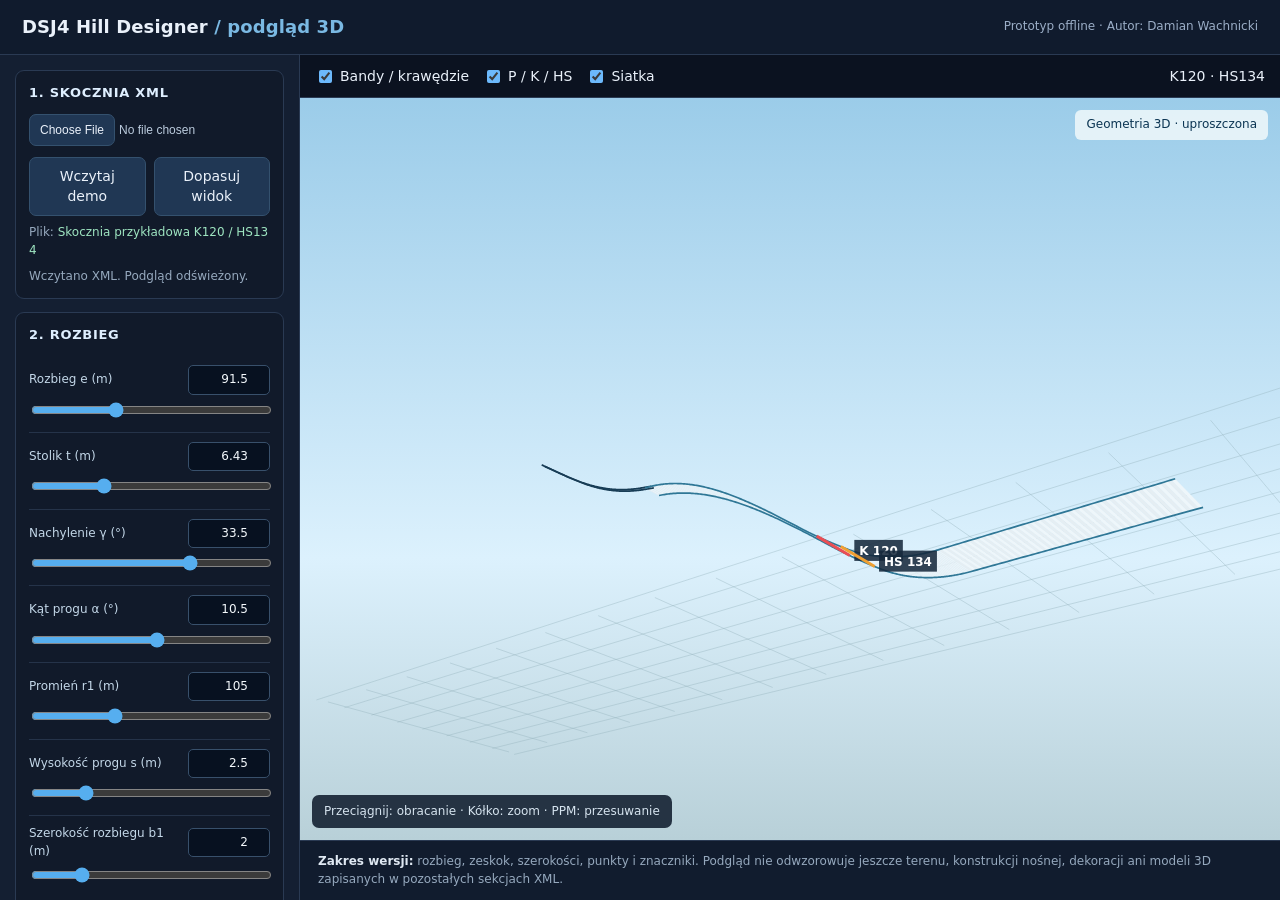
<file: preview3d.html>
<!DOCTYPE html>
<html lang="pl"><head><meta charset="utf-8"/><meta name="viewport" content="width=device-width,initial-scale=1"/>
<title>DSJ4 – podgląd 3D | Damian Wachnicki</title>
<style>
:root{color-scheme:dark;--bg:#0b1220;--panel:#141f32;--border:#2a3a53;--text:#eaf1fa;--muted:#96a9be;--accent:#70bbff}
*{box-sizing:border-box}body{margin:0;background:var(--bg);color:var(--text);font:14px/1.45 system-ui,-apple-system,Segoe UI,sans-serif}
header{padding:14px 22px;display:flex;align-items:center;flex-wrap:wrap;gap:10px;border-bottom:1px solid var(--border);background:#101b2d}
header h1{font-size:18px;margin:0;letter-spacing:.1px}header .meta{font-size:12px;color:#9baec7;margin-left:auto}
.layout{display:grid;grid-template-columns:300px minmax(0,1fr);min-height:calc(100vh - 55px)}
aside{padding:15px;background:var(--panel);border-right:1px solid var(--border);max-height:calc(100vh - 55px);overflow:auto}
.section{border:1px solid var(--border);border-radius:9px;padding:13px;margin-bottom:13px;background:#111a2a}
h2{font-size:13px;font-weight:700;color:#dfefff;margin:0 0 11px;text-transform:uppercase;letter-spacing:.055em}
button,input[type=file]::file-selector-button{border:1px solid #34516e;background:#203754;color:#eaf1fa;border-radius:7px;padding:8px 10px;font:inherit;cursor:pointer}
button:hover,input[type=file]::file-selector-button:hover{background:#305176}
button.primary{background:#176ba3;border-color:#267db9}button.primary:hover{background:#2587c7}
.btnrow{display:flex;gap:8px;flex-wrap:wrap}.btnrow button{flex:1}
input[type=file]{width:100%;font-size:12px;color:#bbcbdd;margin-bottom:11px}
input[type=range]{width:100%;accent-color:#56aeef}
.number{width:82px;max-width:40%;background:#071120;color:#f4f9fc;border:1px solid #38506b;border-radius:5px;padding:5px 6px;text-align:right;font:inherit}
.control{border-top:1px solid #253349;padding:9px 0}.control:first-child{border-top:0}.control label{display:flex;align-items:center;justify-content:space-between;gap:10px;margin-bottom:5px;font-size:12px;color:#c3d7e8}
.status{font-size:12px;line-height:1.55;color:var(--muted);margin-top:7px}#fileLabel{word-break:break-all;color:#9ee5c1}
main{min-width:0;display:flex;flex-direction:column;position:relative}
.canvas-bar{padding:11px 15px;display:flex;align-items:center;gap:14px;flex-wrap:wrap;border-bottom:1px solid var(--border)}
.canvas-bar label{display:inline-flex;align-items:center;gap:5px;cursor:pointer}.canvas-bar input{accent-color:#6cb9fc}.canvas-bar .right{margin-left:auto}
.canvas-wrap{flex:1;min-height:410px;position:relative;overflow:hidden;background:linear-gradient(#a7d6f3 0%,#d9edf8 61%,#c4d0d5 100%)}
#scene{width:100%;height:100%;display:block;touch-action:none;cursor:grab}#scene:active{cursor:grabbing}
.hint{position:absolute;bottom:12px;left:12px;background:#0d1a2bdc;color:#d6e4ef;padding:8px 12px;border-radius:7px;font-size:12px;pointer-events:none}
.corner{position:absolute;top:12px;right:12px;color:#0b3553;background:#eff9fbdc;padding:6px 11px;border-radius:6px;font-size:12px;pointer-events:none}
.bottom{padding:12px 18px;background:#111c2e;border-top:1px solid var(--border);font-size:12px;color:var(--muted)}
.bottom strong{color:#dfe8f2}
@media(max-width:800px){.layout{display:flex;flex-direction:column}aside{max-height:none;overflow:visible;order:2}main{order:1}.canvas-wrap{height:58vh;min-height:360px}.meta{margin-left:0!important}}
</style></head><body>
<header><h1>DSJ4 Hill Designer <span style="color:#7ab9e3">/ podgląd 3D</span></h1><span class="meta">Prototyp offline · Autor: Damian Wachnicki</span></header>
<div class="layout"><aside>
<div class="section"><h2>1. Skocznia XML</h2><input id="file" type="file" accept=".xml,text/xml,application/xml"><div class="btnrow"><button id="demo" type="button">Wczytaj demo</button><button id="resetView" type="button">Dopasuj widok</button></div><div class="status">Plik: <span id="fileLabel">Skocznia przykładowa K120 / HS134</span></div><div id="message" class="status" role="status">Model gotowy.</div></div>
<div class="section"><h2>2. Rozbieg</h2><div id="inrunControls"></div></div>
<div class="section"><h2>3. Zeskok i szerokości</h2><div id="landingControls"></div></div>
<div class="section"><h2>4. Plik</h2><div class="btnrow"><button id="saveXml" class="primary" type="button">Pobierz XML</button><button id="savePng" type="button">Zapisz PNG</button></div><div class="status">Zmiany parametrów aktualizują XML. Pozostałe elementy pliku zostają zachowane.</div></div>
</aside><main>
<div class="canvas-bar"><label><input id="showLines" type="checkbox" checked> Bandy / krawędzie</label><label><input id="showMarkers" type="checkbox" checked> P / K / HS</label><label><input id="showGrid" type="checkbox" checked> Siatka</label><div class="right" id="dimensions">K120 · HS134</div></div>
<div class="canvas-wrap"><canvas id="scene"></canvas><div class="corner">Geometria 3D · uproszczona</div><div class="hint">Przeciągnij: obracanie · Kółko: zoom · PPM: przesuwanie</div></div>
<div class="bottom"><strong>Zakres wersji:</strong> rozbieg, zeskok, szerokości, punkty i znaczniki. Podgląd nie odwzorowuje jeszcze terenu, konstrukcji nośnej, dekoracji ani modeli 3D zapisanych w pozostałych sekcjach XML.</div>
</main></div>
<script>
'use strict';
const DEMO = `<hill version="DSJ4-1.10.0"><inrun><profile e="91.5" es="15" t="6.43" gamma="33.5" alpha="10.5" r1="105" s="2.5" b1="2" z0="0" l="6.5" f="3"/></inrun><dhill><profile alpha="6.28" h="62.93" n="107.41" l1="16.04" l2="13.38" a="87.5" beta-p="37.7" beta="34.7" beta-l="32.2" rl="306.15" r2="73.22" b0="9.5" bk="23.37" ba="25" hr="10" nr="60" ar="10" k="120" hs="134"/></dhill></hill>`;
const $ = id => document.getElementById(id);
const canvas=$('scene'),ctx=canvas.getContext('2d');
let xmlDoc,xmlSource='',ir={},dh={},geo=null,currentName='Skocznia przykladowa',drag=null;
const cam={yaw:-0.65,pitch:0.50,distance:480,panX:0,panY:0,targetX:45,targetY:-35,base:1};
const CONTROL_GROUPS={inrun:[['e','Rozbieg e (m)',25,220,.5],['t','Stolik t (m)',1,20,.05],['gamma','Nachylenie γ (°)',10,45,.1],['alpha','Kąt progu α (°)',0,20,.1],['r1','Promień r1 (m)',5,300,.5],['s','Wysokość progu s (m)',0,12,.05],['b1','Szerokość rozbiegu b1 (m)',.6,8,.1]],landing:[['n','K – odległość n (m)',20,350,.5],['h','K – spadek h (m)',5,220,.5],['beta-p','βP (°)',5,50,.1],['beta','βK (°)',5,50,.1],['beta-l','βL (°)',0,45,.1],['r2','Promień r2 (m)',5,300,.5],['a','Długość wybiegu a (m)',5,200,.5],['b0','Szerokość góry b0 (m)',2,30,.5],['bk','Szerokość K bk (m)',5,45,.5],['ba','Szerokość dołu ba (m)',5,50,.5]]};
function deg(x){return Number(x)*Math.PI/180}function num(o,k,d=0){const n=Number(o[k]);return o[k]!==undefined && o[k]!=='' && Number.isFinite(n)?n:d}
function attributes(el){const out={};for(const attr of el.attributes)out[attr.name]=attr.value;return out;}
function line(a,b,n=30){return Array.from({length:n+1},(_,i)=>{let t=i/n;return {x:a.x+(b.x-a.x)*t,y:a.y+(b.y-a.y)*t};});}
function hermite(x0,y0,m0,x1,y1,m1,n=100){if(Math.abs(x1-x0)<1e-9)return line({x:x0,y:y0},{x:x1,y:y1},n);return Array.from({length:n+1},(_,i)=>{const t=i/n,dx=x1-x0;return {x:x0+t*dx,y:(2*t**3-3*t*t+1)*y0+(t**3-2*t*t+t)*dx*m0+(-2*t**3+3*t*t)*y1+(t**3-t*t)*dx*m1};});}
function arc(p0,len,a0,a1,n=65){if(len<=0)return [p0];const pts=[{...p0}];let x=p0.x,y=p0.y;for(let i=1;i<=n;i++){const a=a0+(a1-a0)*(i-.5)/n;x+=Math.cos(a)*len/n;y-=Math.sin(a)*len/n;pts.push({x,y});}return pts;}
function cubicArcLength(d,C){if(!(d>0))return 0;let v=0,N=400,h=d/N;for(let i=0;i<=N;i++){const x=i*h;v+=(i===0||i===N?1:i%2===0?2:4)*Math.sqrt(1+(3*C*x*x)**2);}return v*h/3;}
function inrunGeometry(){const alpha=deg(num(ir,'alpha',10)),gamma=deg(num(ir,'gamma',32)),t=num(ir,'t',5),r1=num(ir,'r1',80),e=num(ir,'e',80);
 const T={x:0,y:0},E2={x:-t*Math.cos(alpha),y:t*Math.sin(alpha)},delta=Math.max(0,gamma-alpha);let E1={...E2},tr=[E2],length=0;
 if(r1>0&&delta>1e-8){const d=2*r1*Math.sin(delta)*Math.cos(delta)**2,C=Math.tan(delta)/(3*d*d),f=C*d*d*d;length=cubicArcLength(d,C);E1={x:E2.x-d*Math.cos(gamma)-f*Math.sin(gamma),y:E2.y+d*Math.sin(gamma)-f*Math.cos(gamma)};tr=Array.from({length:121},(_,i)=>{const xi=d*i/120,eta=C*xi**3;return {x:E1.x+xi*Math.cos(gamma)+eta*Math.sin(gamma),y:E1.y-xi*Math.sin(gamma)+eta*Math.cos(gamma)};});}
 const straight=Math.max(0,e-t-length),A={x:E1.x-straight*Math.cos(gamma),y:E1.y+straight*Math.sin(gamma)};
 return [...line(A,E1,50),...tr.slice(1),...line(E2,T,30).slice(1)];}
function deriveP(K,l1,bp,bk){const d=bp-bk;if(!l1)return {...K};if(Math.abs(d)<1e-9)return {x:K.x-l1*Math.cos(bk),y:K.y+l1*Math.sin(bk)};const R=l1/d;return {x:K.x-R*(Math.sin(bp)-Math.sin(bk)),y:K.y-R*(Math.cos(bp)-Math.cos(bk))};}
function deriveL(K,l2,bk,bl){const d=bk-bl;if(!l2)return {...K};if(Math.abs(d)<1e-9)return {x:K.x+l2*Math.cos(bk),y:K.y-l2*Math.sin(bk)};const R=l2/d;return {x:K.x+R*(Math.sin(bk)-Math.sin(bl)),y:K.y+R*(Math.cos(bk)-Math.cos(bl))};}
function landingGeometry(){const B={x:0,y:-num(ir,'s',2.5)},K={x:num(dh,'n',100),y:-num(dh,'h',55)},bp=deg(num(dh,'beta-p',35)),bk=deg(num(dh,'beta',33)),bl=deg(num(dh,'beta-l',30)),l1=num(dh,'l1',0),l2=num(dh,'l2',0);
 const exact=(a,b,a2,b2)=>dh[a]!==undefined&&dh[b]!==undefined||dh[a2]!==undefined&&dh[b2]!==undefined;
 const P=exact('n-p','h-p','np','hp')?{x:num(dh,'n-p',num(dh,'np')),y:-num(dh,'h-p',num(dh,'hp'))}:deriveP(K,l1,bp,bk);
 const L=exact('n-l','h-l','nl','hl')?{x:num(dh,'n-l',num(dh,'nl')),y:-num(dh,'h-l',num(dh,'hl'))}:deriveL(K,l2,bk,bl);
 let pts=hermite(B.x,B.y,-Math.tan(deg(num(dh,'alpha',6))),P.x,P.y,-Math.tan(bp),120);
 let PK=exact('n-p','h-p','np','hp')?hermite(P.x,P.y,-Math.tan(bp),K.x,K.y,-Math.tan(bk),65):arc(P,l1,bp,bk,65);PK[PK.length-1]={...K};pts.push(...PK.slice(1));
 let KL=exact('n-l','h-l','nl','hl')?hermite(K.x,K.y,-Math.tan(bk),L.x,L.y,-Math.tan(bl),65):arc(K,l2,bk,bl,65);KL[KL.length-1]={...L};pts.push(...KL.slice(1));
 const r2=num(dh,'r2',60),center={x:L.x+r2*Math.sin(bl),y:L.y+r2*Math.cos(bl)},defaultU={x:center.x,y:center.y-r2};let U=defaultU,trans=[];
 if(dh.r2x!==undefined||dh.r2y!==undefined){U={x:L.x+num(dh,'r2x',defaultU.x-L.x),y:L.y-num(dh,'r2y',L.y-defaultU.y)};trans=hermite(L.x,L.y,-Math.tan(bl),U.x,U.y,0,100);}
 else if(r2>0&&bl>0){const start=Math.atan2(L.y-center.y,L.x-center.x),end=-Math.PI/2;let d=end-start;while(d<=0)d+=Math.PI*2;if(d>Math.PI)d-=Math.PI*2;trans=Array.from({length:101},(_,i)=>{const a=start+d*i/100;return {x:center.x+r2*Math.cos(a),y:center.y+r2*Math.sin(a)};});}
 else trans=line(L,U,100);
 pts.push(...trans.slice(1));const end={x:U.x+Math.max(0,num(dh,'a',70)),y:U.y};pts.push(...line(U,end,70).slice(1));return {points:pts,K,P,L,U,end};}
function pointAtDistance(pts,d){if(!Number.isFinite(d)||d<0)return null;let acc=0;for(let i=1;i<pts.length;i++){const a=pts[i-1],b=pts[i],ds=Math.hypot(b.x-a.x,b.y-a.y);if(acc+ds>=d){const t=ds?(d-acc)/ds:0;return {x:a.x+t*(b.x-a.x),y:a.y+t*(b.y-a.y)};}acc+=ds;}return null;}
function width(x){const d=geo.landing;const b0=Math.max(1,num(dh,'b0',9)),bk=Math.max(1,num(dh,'bk',20)),ba=Math.max(1,num(dh,'ba',22));const interpolate=(x,x0,v0,x1,v1)=>v0+(v1-v0)*Math.max(0,Math.min(1,(x-x0)/Math.max(.0001,x1-x0)));return x<=d.K.x?interpolate(x,0,b0,d.K.x,bk):interpolate(x,d.K.x,bk,d.end.x,ba);}
function parse(xml,filename){const doc=new DOMParser().parseFromString(xml,'text/xml');if(doc.querySelector('parsererror'))throw Error('Nieprawidłowa składnia XML');const a=doc.querySelector('inrun > profile'),b=doc.querySelector('dhill > profile');if(!a||!b)throw Error('Brak inrun/profile lub dhill/profile w pliku XML');xmlDoc=doc;xmlSource=xml;ir=attributes(a);dh=attributes(b);currentName=filename;build();drawControls();$('fileLabel').textContent=filename;$('message').textContent='Wczytano XML. Podgląd odświeżony.';fit();}
function build(){const inrun=inrunGeometry(),landing=landingGeometry();geo={inrun,landing};const pts=[...inrun,...landing.points];geo.bounds={minX:Math.min(...pts.map(p=>p.x)),maxX:Math.max(...pts.map(p=>p.x)),minY:Math.min(...pts.map(p=>p.y)),maxY:Math.max(...pts.map(p=>p.y))};$('dimensions').textContent='K'+num(dh,'k',0)+' · HS'+num(dh,'hs',0);render();}
function drawControls(){for(const [scope,arr,id] of [['inrun',CONTROL_GROUPS.inrun,'inrunControls'],['landing',CONTROL_GROUPS.landing,'landingControls']]){$(id).replaceChildren();const obj=scope==='inrun'?ir:dh;for(const [key,label,min,max,step] of arr){if(obj[key]===undefined)continue;const v=num(obj,key);const row=document.createElement('div');row.className='control';const labelEl=document.createElement('label');labelEl.textContent=label;const number=document.createElement('input');number.type='number';number.className='number';number.step=String(step);number.value=String(v);const range=document.createElement('input');range.type='range';range.min=String(Math.min(min,Math.floor(v)));range.max=String(Math.max(max,Math.ceil(v)));range.step=String(step);range.value=String(v);labelEl.append(number);row.append(labelEl,range);$(id).append(row);const change=(value,origin)=>{const n=Number(value);if(!Number.isFinite(n))return;obj[key]=String(n);xmlDoc.querySelector(scope==='inrun'?'inrun > profile':'dhill > profile').setAttribute(key,String(n));if(origin!==range){range.min=String(Math.min(min,n));range.max=String(Math.max(max,n));range.value=String(n);}if(origin!==number)number.value=String(n);build();};range.addEventListener('input',()=>change(range.value,range));number.addEventListener('input',()=>change(number.value,number));}}}
function fit(){if(!geo)return;const b=geo.bounds;cam.targetX=(b.minX+b.maxX)/2;cam.targetY=(b.minY+b.maxY)/2;cam.distance=Math.max(150,(b.maxX-b.minX)*1.5);cam.panX=0;cam.panY=0;render();}
function project(x,y,z){const dx=x-cam.targetX,dz=z,dy=y-cam.targetY;const cy=Math.cos(cam.yaw),sy=Math.sin(cam.yaw),cp=Math.cos(cam.pitch),sp=Math.sin(cam.pitch);const lateral=dx*cy-dz*sy;const depthHorizontal=dx*sy+dz*cy;const depth=depthHorizontal*cp+dy*sp;const vertical=dy*cp-depthHorizontal*sp;const w=canvas.clientWidth,h=canvas.clientHeight;const f=cam.base*Math.min(w*1.2,h*1.55)/(cam.distance+Math.max(-cam.distance*.8,depth));return {x:w*.5+lateral*f+cam.panX,y:h*.51-vertical*f+cam.panY,depth};}
function quadRender(quads){quads.sort((a,b)=>b.depth-a.depth);for(const q of quads){ctx.beginPath();ctx.moveTo(q.p[0].x,q.p[0].y);for(let i=1;i<4;i++)ctx.lineTo(q.p[i].x,q.p[i].y);ctx.closePath();ctx.fillStyle=q.color;ctx.fill();if(q.stroke){ctx.strokeStyle=q.stroke;ctx.lineWidth=.65;ctx.stroke();}}}
function drawLine(points,color,width=2){if(points.length<2)return;ctx.beginPath();for(let i=0;i<points.length;i++){const p=points[i];i?ctx.lineTo(p.x,p.y):ctx.moveTo(p.x,p.y);}ctx.strokeStyle=color;ctx.lineWidth=width;ctx.stroke();}
function ribbon(quads,pts,fn,kind){for(let i=1;i<pts.length;i++){const a=pts[i-1],b=pts[i],aw=fn(a.x)/2,bw=fn(b.x)/2;const p=[project(a.x,a.y,-aw),project(a.x,a.y,aw),project(b.x,b.y,bw),project(b.x,b.y,-bw)];quads.push({p,depth:p.reduce((a,b)=>a+b.depth,0)/4,color:kind==='land'?(i%2===0?'#eef6fa':'#e5eef3'):(i%2===0?'#637f98':'#6f8da4'),stroke:null});}}
function line3d(a,b,color,width=2){drawLine([project(...a),project(...b)],color,width);}
function render(){if(!geo)return;resizeCanvas();const w=canvas.clientWidth,h=canvas.clientHeight;ctx.clearRect(0,0,w,h);const bg=ctx.createLinearGradient(0,0,0,h);bg.addColorStop(0,'#9bcce9');bg.addColorStop(.62,'#dcf1fd');bg.addColorStop(1,'#b8d0d8');ctx.fillStyle=bg;ctx.fillRect(0,0,w,h);
 const b=geo.bounds,groundY=b.minY-8;
 if($('showGrid').checked){for(let x=Math.floor((b.minX-60)/30)*30;x<b.maxX+80;x+=30){const p1=project(x,groundY,-55),p2=project(x,groundY,55);drawLine([p1,p2],'#94b2bb66',1);}for(let z=-60;z<=60;z+=15){drawLine([project(b.minX-70,groundY,z),project(b.maxX+80,groundY,z)],'#94b2bb66',1);}}
 const quads=[];ribbon(quads,geo.inrun,()=>Math.max(.6,num(ir,'b1',2)),'inrun');ribbon(quads,geo.landing.points,width,'land');quadRender(quads);
 if($('showLines').checked){for(const [pts,fn,col] of [[geo.inrun,()=>Math.max(.6,num(ir,'b1',2)),'#183d56'],[geo.landing.points,width,'#2f7796']])for(const s of [-1,1]){drawLine(pts.map(p=>project(p.x,p.y+.1,s*fn(p.x)/2)),col,1.7);}}
 if($('showMarkers').checked){for(const [key,col] of [['p','#3c94cd'],['k','#ea4e54'],['hs','#efa032']]){const d=num(dh,key,NaN),p=pointAtDistance(geo.landing.points,d);if(!p)continue;line3d([p.x,p.y+.14,-width(p.x)/2],[p.x,p.y+.14,width(p.x)/2],col,3);const lp=project(p.x,p.y+3,width(p.x)/2+7);ctx.font='bold 12px system-ui';const title=key.toUpperCase()+' '+d;const tw=ctx.measureText(title).width;ctx.fillStyle='#15283bdd';ctx.fillRect(lp.x-5,lp.y-15,tw+10,21);ctx.fillStyle='#fff';ctx.fillText(title,lp.x,lp.y);}}
}
function resizeCanvas(){const dpr=Math.min(2,devicePixelRatio||1),width=Math.round(canvas.clientWidth*dpr),height=Math.round(canvas.clientHeight*dpr);if(canvas.width!==width||canvas.height!==height){canvas.width=width;canvas.height=height;}ctx.setTransform(dpr,0,0,dpr,0,0);}
function download(text,name,type){const a=document.createElement('a');const url=URL.createObjectURL(new Blob([text],{type}));a.href=url;a.download=name;document.body.appendChild(a);a.click();a.remove();setTimeout(()=>URL.revokeObjectURL(url),500);}
$('file').addEventListener('change',async e=>{const file=e.target.files?.[0];if(!file)return;try{parse(await file.text(),file.name);}catch(err){$('message').textContent='Błąd: '+err.message;}});
$('demo').onclick=()=>parse(DEMO,'Skocznia przykładowa K120 / HS134');$('resetView').onclick=fit;
$('saveXml').onclick=()=>download(new XMLSerializer().serializeToString(xmlDoc),currentName.replace(/\.xml$/i,'')+'-edited.xml','application/xml;charset=utf-8');
$('savePng').onclick=()=>{render();const a=document.createElement('a');a.href=canvas.toDataURL('image/png');a.download='dsj4-podglad-3d.png';a.click();};
for(const id of ['showLines','showMarkers','showGrid'])$(id).addEventListener('change',render);
canvas.addEventListener('contextmenu',e=>e.preventDefault());canvas.addEventListener('pointerdown',e=>{drag={x:e.clientX,y:e.clientY,button:e.button};canvas.setPointerCapture(e.pointerId);});
canvas.addEventListener('pointermove',e=>{if(!drag)return;const dx=e.clientX-drag.x,dy=e.clientY-drag.y;drag.x=e.clientX;drag.y=e.clientY;if(drag.button===2){cam.panX+=dx;cam.panY+=dy;}else{cam.yaw+=dx*.006;cam.pitch=Math.max(-.2,Math.min(1.45,cam.pitch+dy*.005));}render();});
canvas.addEventListener('pointerup',()=>drag=null);canvas.addEventListener('pointercancel',()=>drag=null);
canvas.addEventListener('wheel',e=>{e.preventDefault();cam.base=Math.max(.25,Math.min(5,cam.base*Math.exp(-e.deltaY*.001)));render();},{passive:false});
if(typeof ResizeObserver!=='undefined')new ResizeObserver(render).observe(canvas.parentElement);else window.addEventListener('resize',render);
parse(DEMO,'Skocznia przykładowa K120 / HS134');
</script></body></html>
</file>
